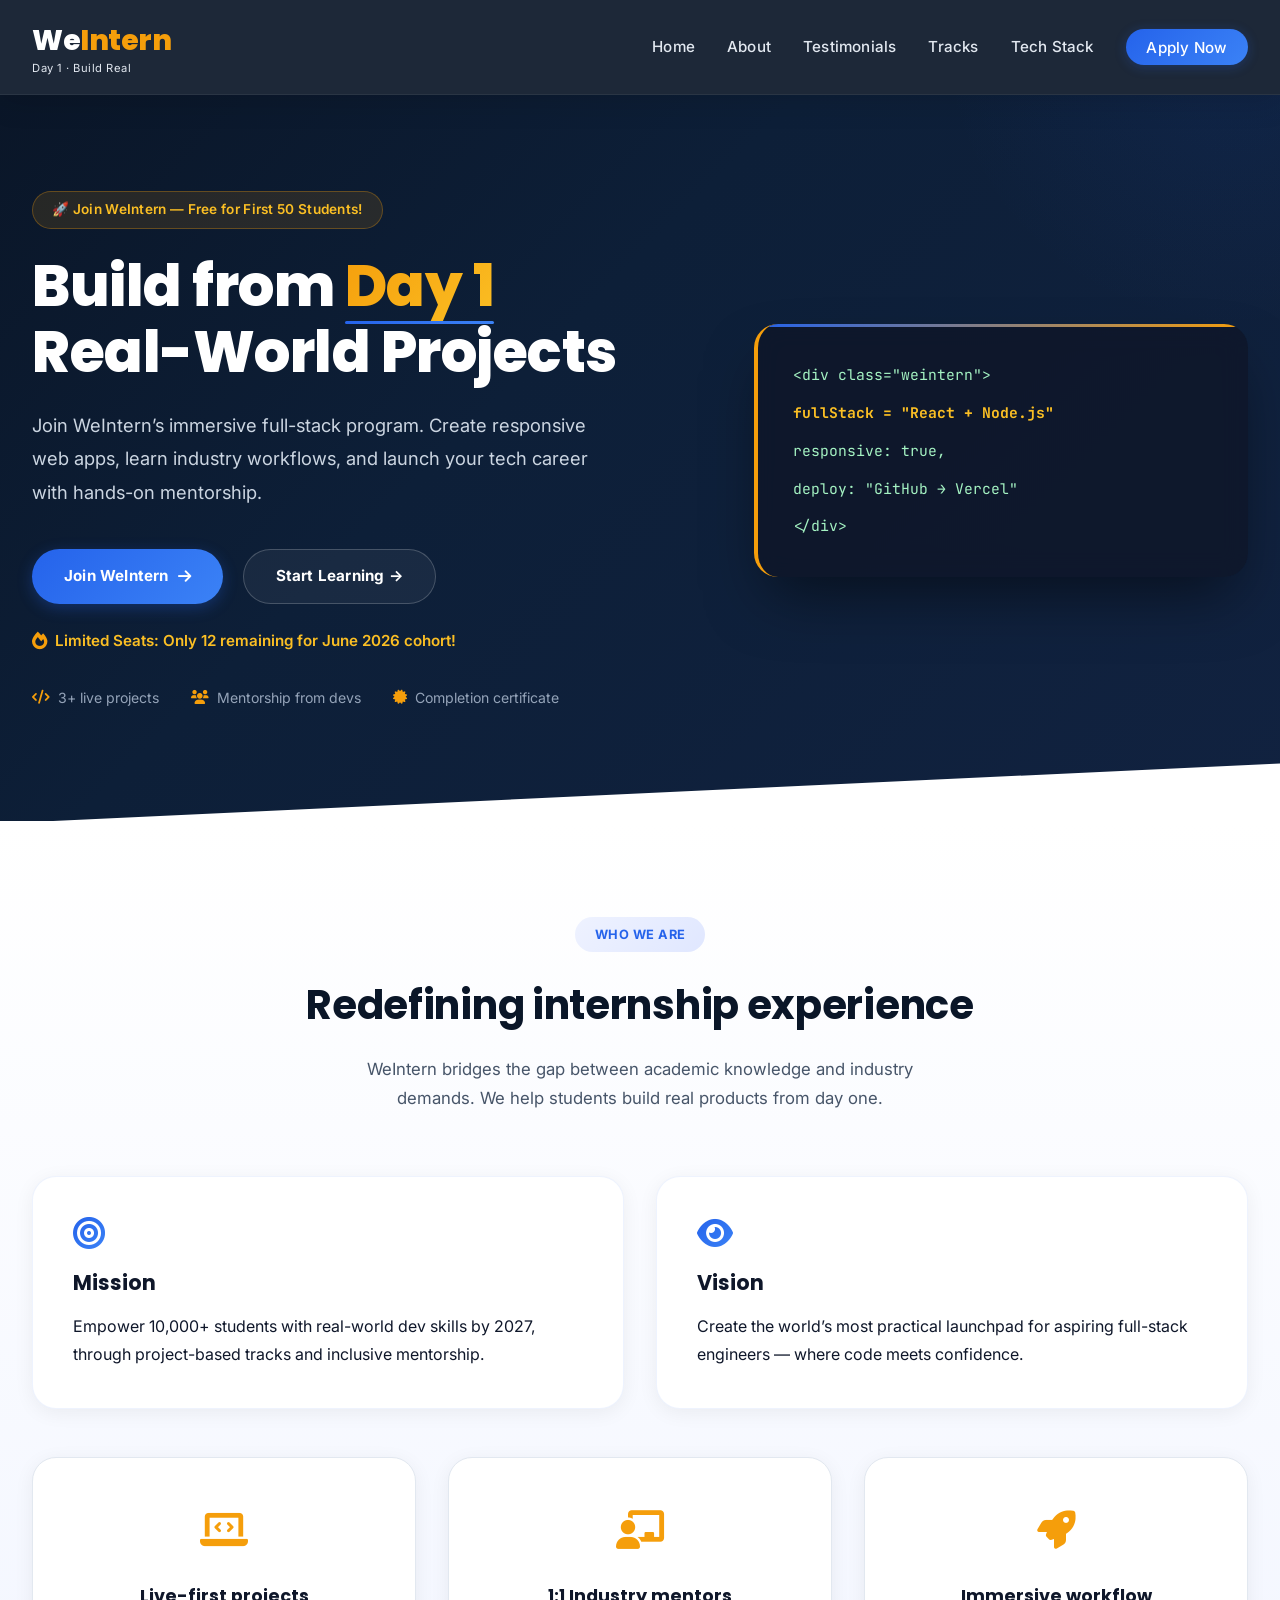
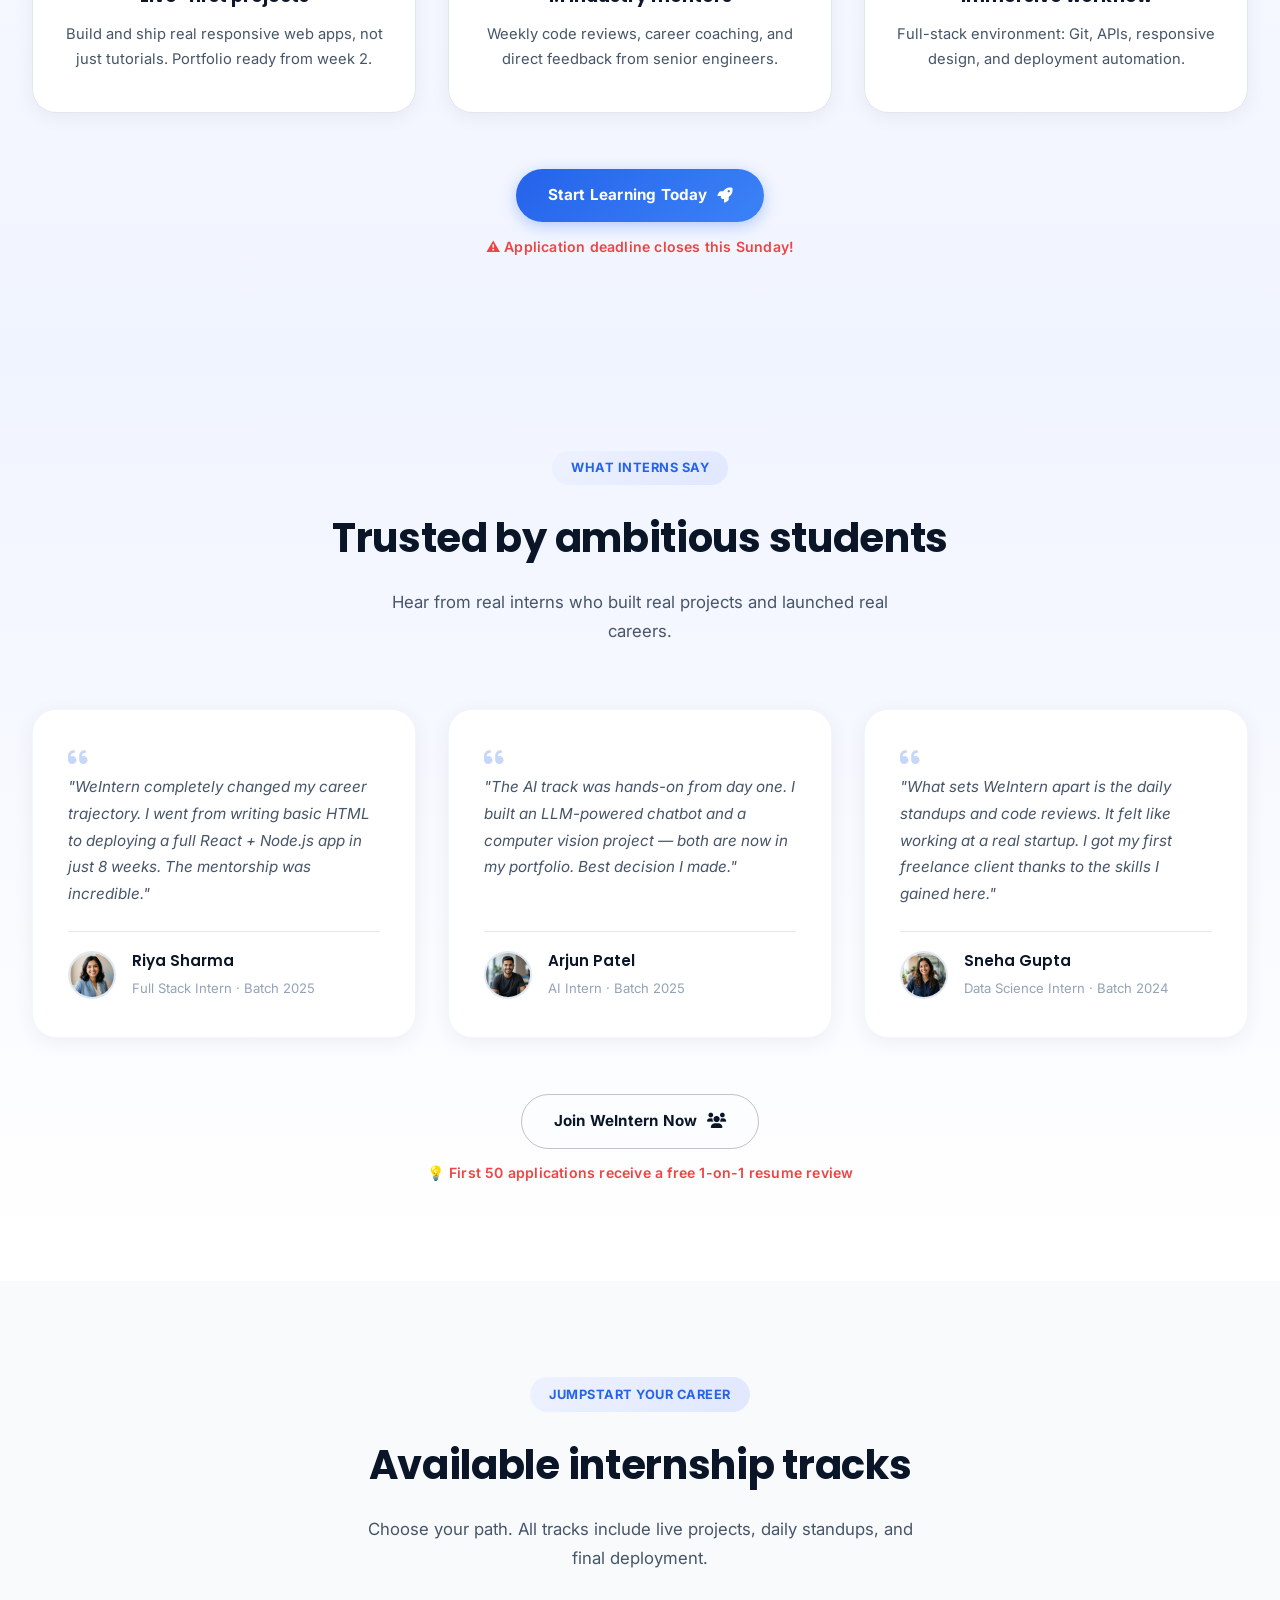
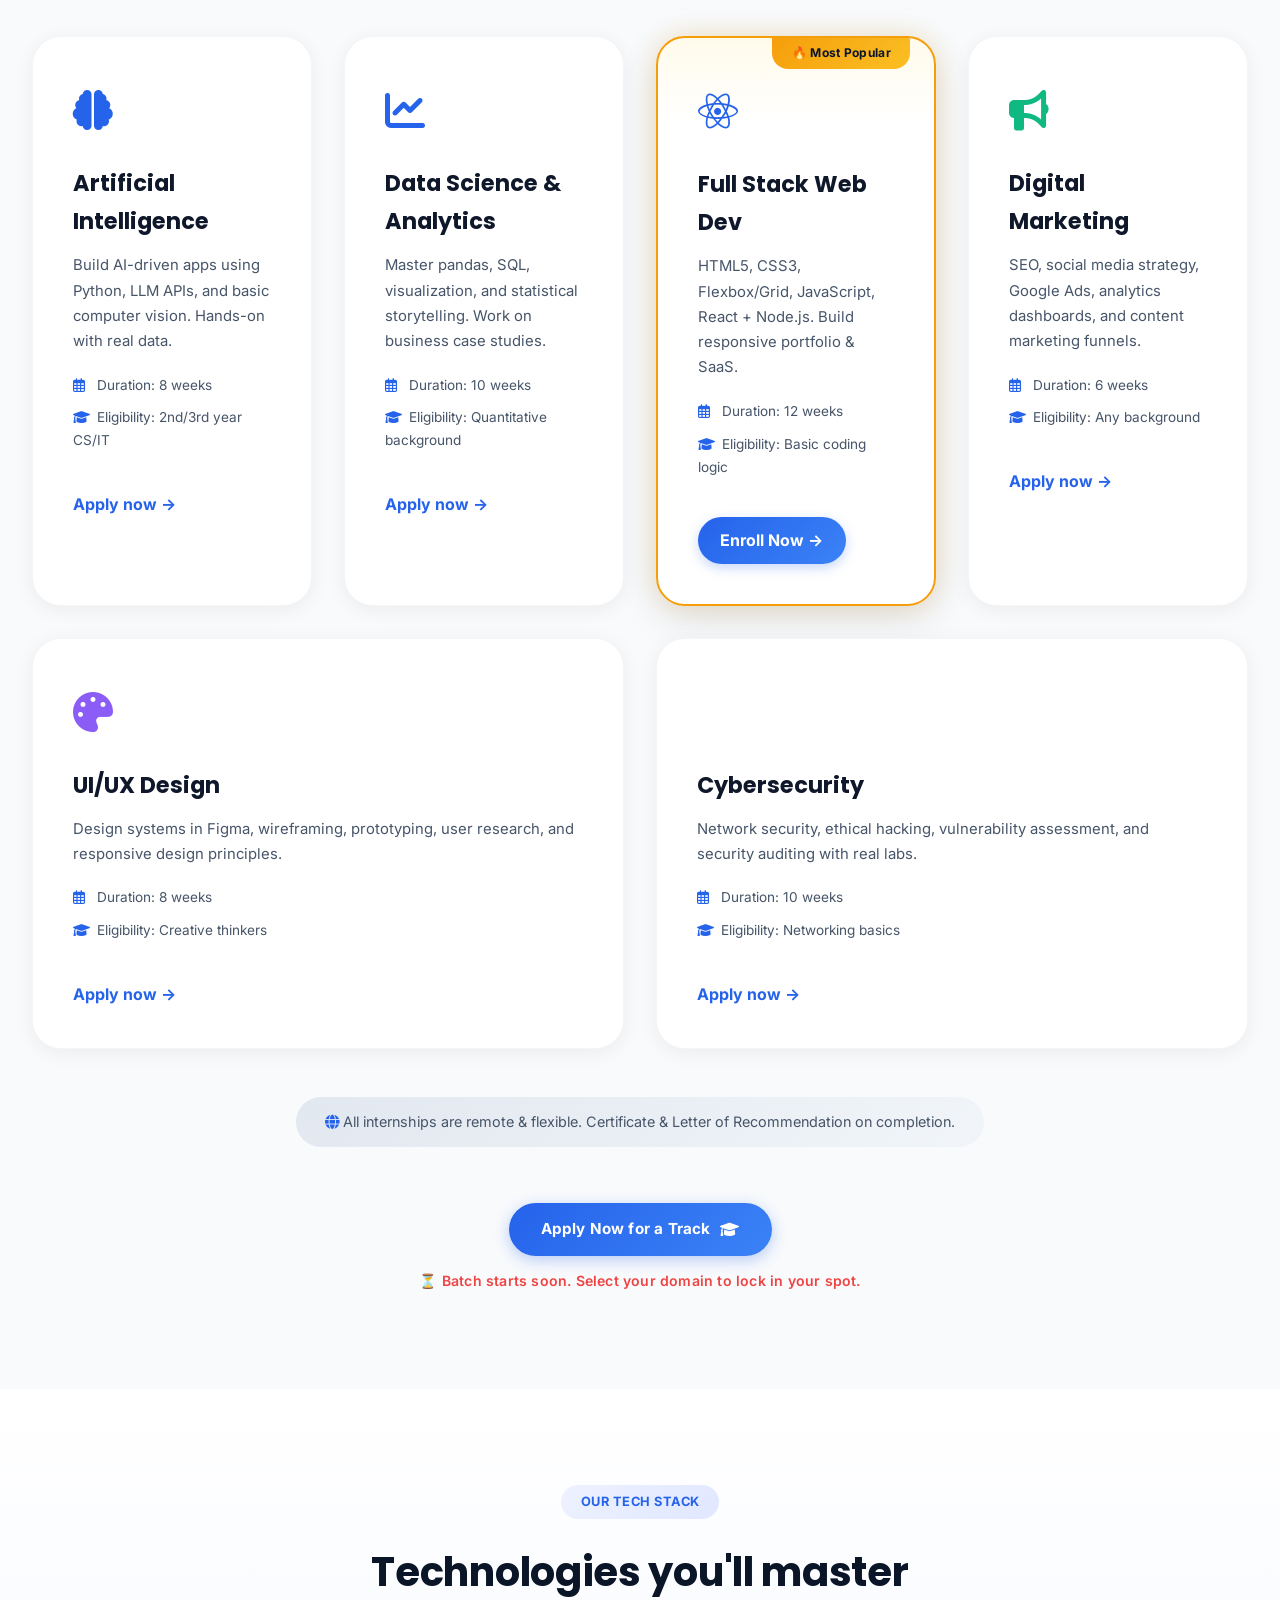
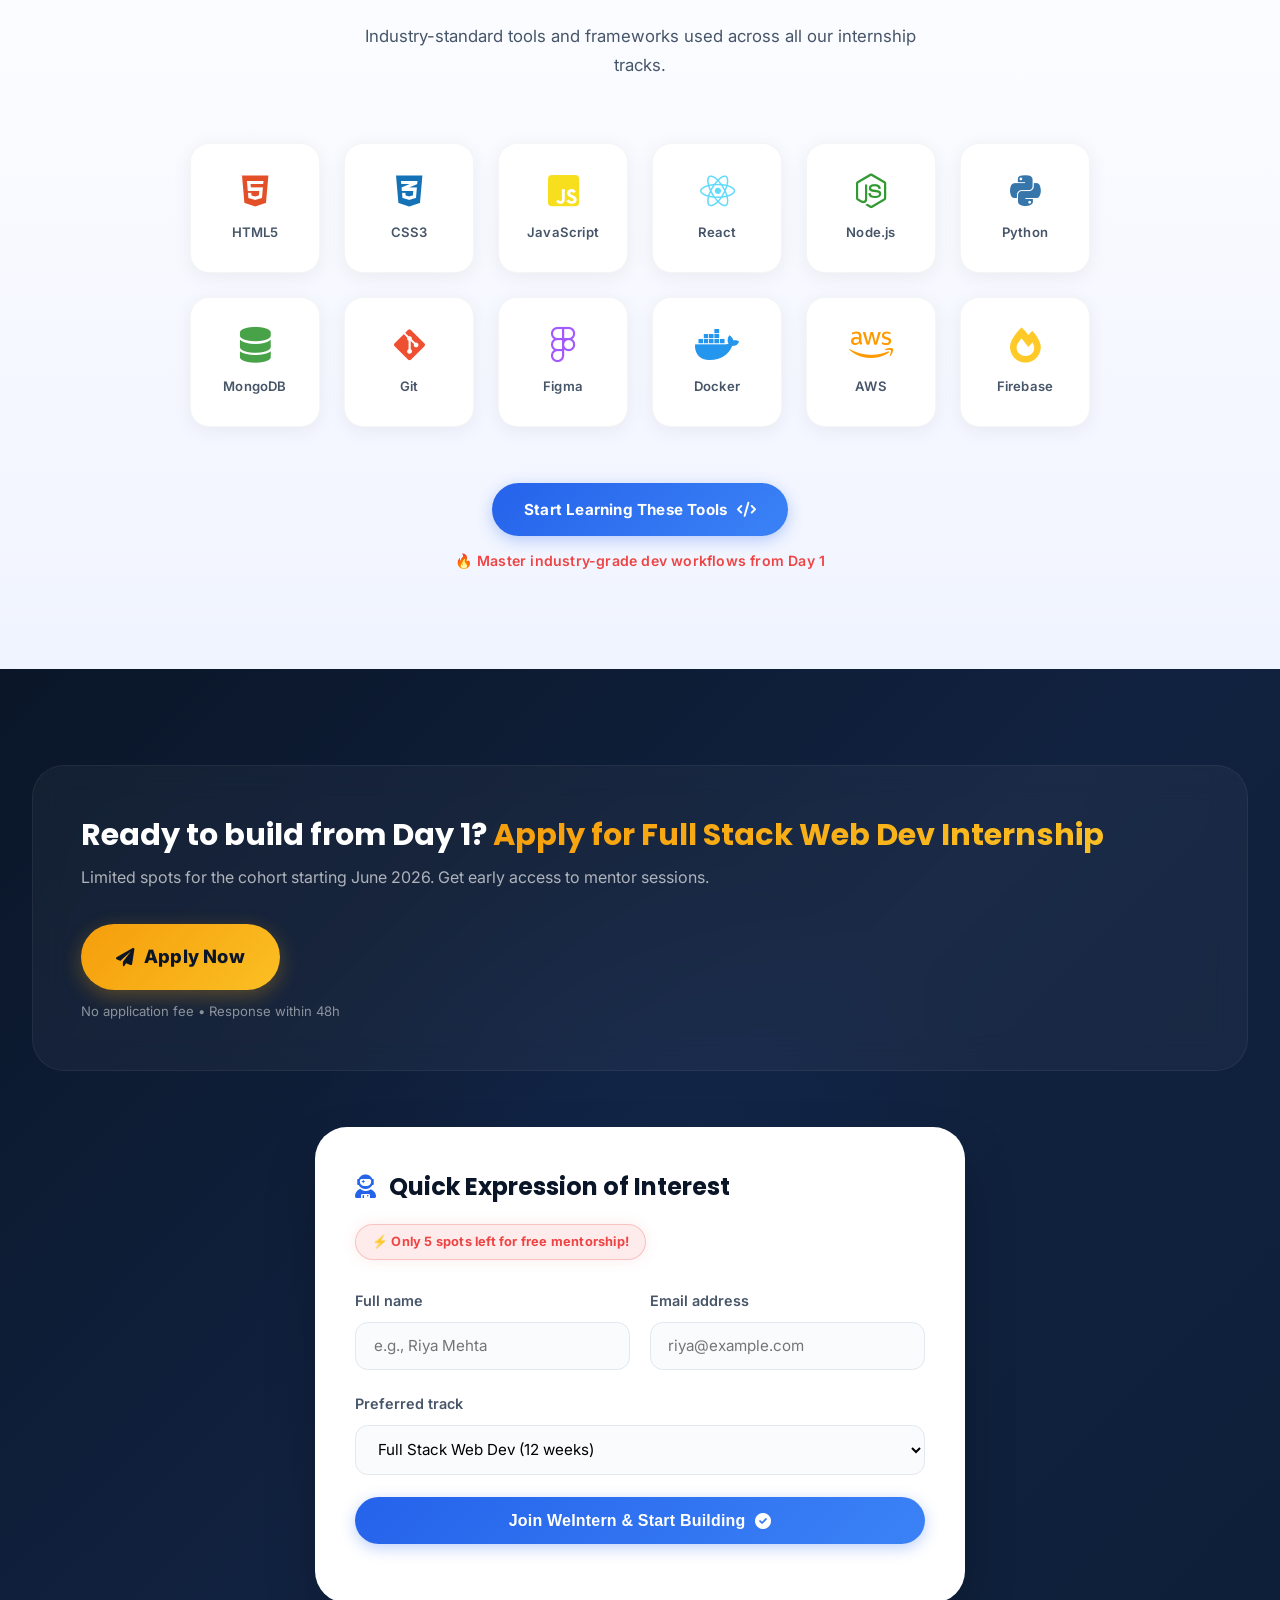
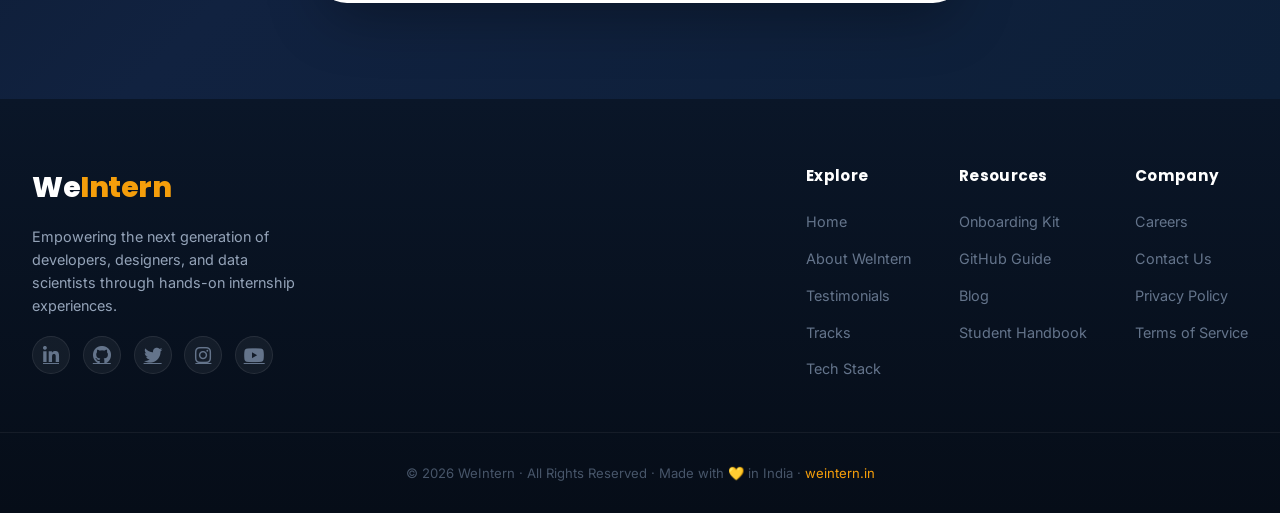
<file: Track_Day 2/index.html>
<!DOCTYPE html>
<html lang="en">
<head>
  <meta charset="UTF-8">
  <meta name="viewport" content="width=device-width, initial-scale=1.0, viewport-fit=cover">
  <meta name="description" content="WeIntern - Build real-world projects from Day 1. Join our immersive full-stack web development internship with mentorship, live projects, and career support.">
  <title>WeIntern | Day 1 Onboarding & Full Stack Internship</title>
  <!-- Google Fonts: Inter + Poppins + JetBrains Mono -->
  <link href="https://fonts.googleapis.com/css2?family=Inter:opsz,wght@14..32,300;14..32,400;14..32,600;14..32,700;14..32,800&family=JetBrains+Mono:wght@400;500&family=Poppins:wght@500;600;700;800&display=swap" rel="stylesheet">
  <!-- Font Awesome 6 (free icons for value cards) -->
  <link rel="stylesheet" href="https://cdnjs.cloudflare.com/ajax/libs/font-awesome/6.0.0-beta3/css/all.min.css">
  <link rel="stylesheet" href="style.css">
</head>
<body>

  <!-- ========== HEADER / NAVIGATION ========== -->
  <header class="site-header">
    <div class="container header-container">
      <div class="logo-area">
        <a href="#" class="logo">We<span>Intern</span></a>
        <p class="tagline-sm">Day 1 · Build Real</p>
      </div>
      <nav class="main-nav" aria-label="Primary navigation">
        <ul>
          <li><a href="#hero">Home</a></li>
          <li><a href="#about">About</a></li>
          <li><a href="#testimonials">Testimonials</a></li>
          <li><a href="#internships">Tracks</a></li>
          <li><a href="#techstack">Tech Stack</a></li>
          <li><a href="#apply-cta" class="nav-apply">Apply Now</a></li>
        </ul>
      </nav>
      <button class="mobile-menu-toggle" id="mobileToggle" aria-label="Menu">
        <i class="fas fa-bars"></i>
      </button>
    </div>
  </header>

  <main>
    <!-- 1. HERO SECTION with CTA button -->
    <section id="hero" class="hero-section">
      <div class="container hero-grid">
        <div class="hero-content">
          <div class="hero-badge">🚀 Join WeIntern — Free for First 50 Students!</div>
          <h1 class="hero-title">Build from <span class="highlight">Day 1</span><br>Real-World Projects</h1>
          <p class="hero-desc">Join WeIntern’s immersive full-stack program. Create responsive web apps, learn industry workflows, and launch your tech career with hands-on mentorship.</p>
          <div class="hero-buttons">
            <a href="#apply-cta" class="btn btn-primary cta-btn" id="heroApplyBtn">Join WeIntern <i class="fas fa-arrow-right"></i></a>
            <a href="#internships" class="btn btn-outline cta-btn">Start Learning →</a>
          </div>
          <p class="cta-urgency-badge"><i class="fas fa-fire"></i> Limited Seats: Only 12 remaining for June 2026 cohort!</p>
          <div class="hero-stats">
            <span><i class="fas fa-code"></i> 3+ live projects</span>
            <span><i class="fas fa-users"></i> Mentorship from devs</span>
            <span><i class="fas fa-certificate"></i> Completion certificate</span>
          </div>
        </div>
        <div class="hero-visual">
          <div class="code-card">
            <div class="code-line">&lt;div class="weintern"&gt;</div>
            <div class="code-line highlight-code">  fullStack = "React + Node.js"</div>
            <div class="code-line">  responsive: true,</div>
            <div class="code-line">  deploy: "GitHub → Vercel"</div>
            <div class="code-line">&lt;/div&gt;</div>
          </div>
        </div>
      </div>
      <div class="hero-wave"></div>
    </section>

    <!-- 2. ABOUT SECTION (Mission, Vision, Key value proposition cards) -->
    <section id="about" class="about-section">
      <div class="container animate-on-scroll">
        <div class="section-header">
          <span class="section-tag">Who we are</span>
          <h2>Redefining internship experience</h2>
          <p>WeIntern bridges the gap between academic knowledge and industry demands. We help students build real products from day one.</p>
        </div>
        <div class="about-grid">
          <div class="about-mission-vision">
            <div class="mission-card">
              <i class="fas fa-bullseye"></i>
              <h3>Mission</h3>
              <p>Empower 10,000+ students with real-world dev skills by 2027, through project-based tracks and inclusive mentorship.</p>
            </div>
            <div class="vision-card">
              <i class="fas fa-eye"></i>
              <h3>Vision</h3>
              <p>Create the world’s most practical launchpad for aspiring full-stack engineers — where code meets confidence.</p>
            </div>
          </div>
          <!-- Value proposition cards (3 cards) -->
          <div class="value-cards">
            <div class="value-card">
              <div class="value-icon"><i class="fas fa-laptop-code"></i></div>
              <h4>Live-first projects</h4>
              <p>Build and ship real responsive web apps, not just tutorials. Portfolio ready from week 2.</p>
            </div>
            <div class="value-card">
              <div class="value-icon"><i class="fas fa-chalkboard-user"></i></div>
              <h4>1:1 Industry mentors</h4>
              <p>Weekly code reviews, career coaching, and direct feedback from senior engineers.</p>
            </div>
            <div class="value-card">
              <div class="value-icon"><i class="fas fa-rocket"></i></div>
              <h4>Immersive workflow</h4>
              <p>Full-stack environment: Git, APIs, responsive design, and deployment automation.</p>
            </div>
          </div>
        </div>
        <div class="section-cta">
          <a href="#apply-cta" class="btn btn-primary cta-btn">Start Learning Today <i class="fas fa-rocket"></i></a>
          <p class="cta-urgency-subtext">⚠️ Application deadline closes this Sunday!</p>
        </div>
      </div>
    </section>

    <!-- 3. TESTIMONIALS SECTION -->
    <section id="testimonials" class="testimonials-section">
      <div class="container animate-on-scroll">
        <div class="section-header">
          <span class="section-tag">What interns say</span>
          <h2>Trusted by ambitious students</h2>
          <p>Hear from real interns who built real projects and launched real careers.</p>
        </div>
        <div class="testimonials-grid">
          <!-- Testimonial 1 -->
          <div class="testimonial-card">
            <div class="testimonial-quote">
              <i class="fas fa-quote-left quote-icon"></i>
              <p>"WeIntern completely changed my career trajectory. I went from writing basic HTML to deploying a full React + Node.js app in just 8 weeks. The mentorship was incredible."</p>
            </div>
            <div class="testimonial-author">
              <img src="assets/avatar-riya.png" alt="Riya Sharma" class="testimonial-avatar">
              <div>
                <h4>Riya Sharma</h4>
                <span>Full Stack Intern · Batch 2025</span>
              </div>
            </div>
          </div>
          <!-- Testimonial 2 -->
          <div class="testimonial-card">
            <div class="testimonial-quote">
              <i class="fas fa-quote-left quote-icon"></i>
              <p>"The AI track was hands-on from day one. I built an LLM-powered chatbot and a computer vision project — both are now in my portfolio. Best decision I made."</p>
            </div>
            <div class="testimonial-author">
              <img src="assets/avatar-arjun.png" alt="Arjun Patel" class="testimonial-avatar">
              <div>
                <h4>Arjun Patel</h4>
                <span>AI Intern · Batch 2025</span>
              </div>
            </div>
          </div>
          <!-- Testimonial 3 -->
          <div class="testimonial-card">
            <div class="testimonial-quote">
              <i class="fas fa-quote-left quote-icon"></i>
              <p>"What sets WeIntern apart is the daily standups and code reviews. It felt like working at a real startup. I got my first freelance client thanks to the skills I gained here."</p>
            </div>
            <div class="testimonial-author">
              <img src="assets/avatar-sneha.png" alt="Sneha Gupta" class="testimonial-avatar">
              <div>
                <h4>Sneha Gupta</h4>
                <span>Data Science Intern · Batch 2024</span>
              </div>
            </div>
          </div>
        </div>
        <div class="section-cta">
          <a href="#apply-cta" class="btn btn-outline cta-btn">Join WeIntern Now <i class="fas fa-users"></i></a>
          <p class="cta-urgency-subtext">💡 First 50 applications receive a free 1-on-1 resume review</p>
        </div>
      </div>
    </section>

    <!-- 4. INTERNSHIP SECTION — 6 Domain Cards -->
    <section id="internships" class="internships-section">
      <div class="container animate-on-scroll">
        <div class="section-header dark-header">
          <span class="section-tag light-tag">Jumpstart your career</span>
          <h2>Available internship tracks</h2>
          <p>Choose your path. All tracks include live projects, daily standups, and final deployment.</p>
        </div>
        <div class="tracks-grid">
          <!-- Track 1: AI -->
          <div class="track-card">
            <div class="track-icon"><i class="fas fa-brain"></i></div>
            <h3>Artificial Intelligence</h3>
            <p class="track-desc">Build AI-driven apps using Python, LLM APIs, and basic computer vision. Hands-on with real data.</p>
            <div class="track-details">
              <span><i class="far fa-calendar-alt"></i> Duration: 8 weeks</span>
              <span><i class="fas fa-graduation-cap"></i> Eligibility: 2nd/3rd year CS/IT</span>
            </div>
            <a href="#apply-cta" class="track-apply">Apply now →</a>
          </div>
          <!-- Track 2: Data Science -->
          <div class="track-card">
            <div class="track-icon"><i class="fas fa-chart-line"></i></div>
            <h3>Data Science & Analytics</h3>
            <p class="track-desc">Master pandas, SQL, visualization, and statistical storytelling. Work on business case studies.</p>
            <div class="track-details">
              <span><i class="far fa-calendar-alt"></i> Duration: 10 weeks</span>
              <span><i class="fas fa-graduation-cap"></i> Eligibility: Quantitative background</span>
            </div>
            <a href="#apply-cta" class="track-apply">Apply now →</a>
          </div>
          <!-- Track 3: Web Dev (Full Stack) — Featured -->
          <div class="track-card featured-track">
            <div class="popular-badge">🔥 Most Popular</div>
            <div class="track-icon"><i class="fab fa-react"></i></div>
            <h3>Full Stack Web Dev</h3>
            <p class="track-desc">HTML5, CSS3, Flexbox/Grid, JavaScript, React + Node.js. Build responsive portfolio & SaaS.</p>
            <div class="track-details">
              <span><i class="far fa-calendar-alt"></i> Duration: 12 weeks</span>
              <span><i class="fas fa-graduation-cap"></i> Eligibility: Basic coding logic</span>
            </div>
            <a href="#apply-cta" class="track-apply primary-apply">Enroll Now →</a>
          </div>
          <!-- Track 4: Digital Marketing -->
          <div class="track-card">
            <div class="track-icon" style="color: #10b981;"><i class="fas fa-bullhorn"></i></div>
            <h3>Digital Marketing</h3>
            <p class="track-desc">SEO, social media strategy, Google Ads, analytics dashboards, and content marketing funnels.</p>
            <div class="track-details">
              <span><i class="far fa-calendar-alt"></i> Duration: 6 weeks</span>
              <span><i class="fas fa-graduation-cap"></i> Eligibility: Any background</span>
            </div>
            <a href="#apply-cta" class="track-apply">Apply now →</a>
          </div>
          <!-- Track 5: UI/UX Design -->
          <div class="track-card">
            <div class="track-icon" style="color: #8b5cf6;"><i class="fas fa-palette"></i></div>
            <h3>UI/UX Design</h3>
            <p class="track-desc">Design systems in Figma, wireframing, prototyping, user research, and responsive design principles.</p>
            <div class="track-details">
              <span><i class="far fa-calendar-alt"></i> Duration: 8 weeks</span>
              <span><i class="fas fa-graduation-cap"></i> Eligibility: Creative thinkers</span>
            </div>
            <a href="#apply-cta" class="track-apply">Apply now →</a>
          </div>
          <!-- Track 6: Cybersecurity -->
          <div class="track-card">
            <div class="track-icon" style="color: #ef4444;"><i class="fas fa-shield-halved"></i></div>
            <h3>Cybersecurity</h3>
            <p class="track-desc">Network security, ethical hacking, vulnerability assessment, and security auditing with real labs.</p>
            <div class="track-details">
              <span><i class="far fa-calendar-alt"></i> Duration: 10 weeks</span>
              <span><i class="fas fa-graduation-cap"></i> Eligibility: Networking basics</span>
            </div>
            <a href="#apply-cta" class="track-apply">Apply now →</a>
          </div>
        </div>
        <div class="internship-footnote">
          <p><i class="fas fa-globe"></i> All internships are remote & flexible. Certificate & Letter of Recommendation on completion.</p>
        </div>
        <div class="section-cta">
          <a href="#apply-cta" class="btn btn-primary cta-btn">Apply Now for a Track <i class="fas fa-graduation-cap"></i></a>
          <p class="cta-urgency-subtext">⏳ Batch starts soon. Select your domain to lock in your spot.</p>
        </div>
      </div>
    </section>

    <!-- 5. TECH STACK / SKILLS SECTION -->
    <section id="techstack" class="techstack-section">
      <div class="container animate-on-scroll">
        <div class="section-header">
          <span class="section-tag">Our tech stack</span>
          <h2>Technologies you'll master</h2>
          <p>Industry-standard tools and frameworks used across all our internship tracks.</p>
        </div>
        <div class="tech-grid">
          <div class="tech-item">
            <i class="fab fa-html5"></i>
            <span>HTML5</span>
          </div>
          <div class="tech-item">
            <i class="fab fa-css3-alt"></i>
            <span>CSS3</span>
          </div>
          <div class="tech-item">
            <i class="fab fa-js-square"></i>
            <span>JavaScript</span>
          </div>
          <div class="tech-item">
            <i class="fab fa-react"></i>
            <span>React</span>
          </div>
          <div class="tech-item">
            <i class="fab fa-node-js"></i>
            <span>Node.js</span>
          </div>
          <div class="tech-item">
            <i class="fab fa-python"></i>
            <span>Python</span>
          </div>
          <div class="tech-item">
            <i class="fas fa-database"></i>
            <span>MongoDB</span>
          </div>
          <div class="tech-item">
            <i class="fab fa-git-alt"></i>
            <span>Git</span>
          </div>
          <div class="tech-item">
            <i class="fab fa-figma"></i>
            <span>Figma</span>
          </div>
          <div class="tech-item">
            <i class="fab fa-docker"></i>
            <span>Docker</span>
          </div>
          <div class="tech-item">
            <i class="fab fa-aws"></i>
            <span>AWS</span>
          </div>
          <div class="tech-item">
            <i class="fas fa-fire"></i>
            <span>Firebase</span>
          </div>
        </div>
        <div class="section-cta">
          <a href="#apply-cta" class="btn btn-primary cta-btn">Start Learning These Tools <i class="fas fa-code"></i></a>
          <p class="cta-urgency-subtext">🔥 Master industry-grade dev workflows from Day 1</p>
        </div>
      </div>
    </section>

    <!-- 4. CTA BANNER / APPLICATION FORM SECTION (Apply Now bold button + simple form) -->
    <section id="apply-cta" class="cta-application-section">
      <div class="container cta-container animate-on-scroll">
        <div class="cta-banner">
          <div class="cta-text">
            <h2>Ready to build from Day 1? <span>Apply for Full Stack Web Dev Internship</span></h2>
            <p>Limited spots for the cohort starting June 2026. Get early access to mentor sessions.</p>
          </div>
          <div class="cta-button-wrapper">
            <a href="#" class="btn btn-giant cta-btn" id="mainApplyNowBtn"><i class="fas fa-paper-plane"></i> Apply Now</a>
            <p class="micro-note">No application fee • Response within 48h</p>
          </div>
        </div>
        <!-- Simple form for demonstration (onboarding) -->
        <div class="application-card" id="applicationFormCard">
          <div class="form-header-wrapper">
            <h3><i class="fas fa-user-astronaut"></i> Quick Expression of Interest</h3>
            <span class="form-urgency">⚡ Only 5 spots left for free mentorship!</span>
          </div>
          <form id="internApplyForm">
            <div class="form-row">
              <div class="form-group">
                <label>Full name</label>
                <input type="text" placeholder="e.g., Riya Mehta" required id="applicantName">
              </div>
              <div class="form-group">
                <label>Email address</label>
                <input type="email" placeholder="riya@example.com" required id="applicantEmail">
              </div>
            </div>
            <div class="form-group">
              <label>Preferred track</label>
              <select id="trackSelect">
                <option value="Full Stack Web Dev">Full Stack Web Dev (12 weeks)</option>
                <option value="Data Science">Data Science (10 weeks)</option>
                <option value="Artificial Intelligence">Artificial Intelligence (8 weeks)</option>
                <option value="Digital Marketing">Digital Marketing (6 weeks)</option>
                <option value="UI/UX Design">UI/UX Design (8 weeks)</option>
                <option value="Cybersecurity">Cybersecurity (10 weeks)</option>
              </select>
            </div>
            <button type="submit" class="btn btn-primary submit-app-btn">Join WeIntern & Start Building <i class="fas fa-check-circle"></i></button>
            <p id="formFeedback" class="form-feedback"></p>
          </form>
        </div>
      </div>
    </section>
  </main>

  <!-- FOOTER -->
  <footer class="site-footer">
    <div class="container footer-container">
      <div class="footer-brand">
        <div class="logo footer-logo">We<span>Intern</span></div>
        <p>Empowering the next generation of developers, designers, and data scientists through hands-on internship experiences.</p>
        <div class="footer-social">
          <a href="#" aria-label="LinkedIn"><i class="fab fa-linkedin-in"></i></a>
          <a href="#" aria-label="GitHub"><i class="fab fa-github"></i></a>
          <a href="#" aria-label="Twitter"><i class="fab fa-twitter"></i></a>
          <a href="#" aria-label="Instagram"><i class="fab fa-instagram"></i></a>
          <a href="#" aria-label="YouTube"><i class="fab fa-youtube"></i></a>
        </div>
      </div>
      <div class="footer-links">
        <div class="link-group">
          <h4>Explore</h4>
          <ul>
            <li><a href="#hero">Home</a></li>
            <li><a href="#about">About WeIntern</a></li>
            <li><a href="#testimonials">Testimonials</a></li>
            <li><a href="#internships">Tracks</a></li>
            <li><a href="#techstack">Tech Stack</a></li>
          </ul>
        </div>
        <div class="link-group">
          <h4>Resources</h4>
          <ul>
            <li><a href="#">Onboarding Kit</a></li>
            <li><a href="#">GitHub Guide</a></li>
            <li><a href="#">Blog</a></li>
            <li><a href="#">Student Handbook</a></li>
          </ul>
        </div>
        <div class="link-group">
          <h4>Company</h4>
          <ul>
            <li><a href="#">Careers</a></li>
            <li><a href="#">Contact Us</a></li>
            <li><a href="#">Privacy Policy</a></li>
            <li><a href="#">Terms of Service</a></li>
          </ul>
        </div>
      </div>
    </div>
    <div class="footer-bottom">
      <p>© 2026 WeIntern · All Rights Reserved · Made with 💛 in India · <a href="#">weintern.in</a></p>
    </div>
  </footer>

  <script src="script.js"></script>
  <!-- inline JS for immediate interactive behavior (also separate file is linked) -->
</body>
</html>
</file>
<file: Track_Day 2/style.css>
/* style.css - WeIntern Premium Design System */
* {
  margin: 0;
  padding: 0;
  box-sizing: border-box;
}

:root {
  --navy: #0A1628;
  --blue: #2563EB;
  --blue-light: #3b82f6;
  --blue-glow: rgba(37,99,235,0.35);
  --gold: #F59E0B;
  --gold-light: #fbbf24;
  --gold-glow: rgba(245,158,11,0.3);
  --white: #ffffff;
  --off-white: #f8fafc;
  --surface: #f1f5f9;
  --gray-light: #e2e8f0;
  --gray-medium: #94a3b8;
  --dark-bg: #0f172a;
  --text-primary: #0f172a;
  --text-secondary: #475569;
  --shadow-sm: 0 4px 20px rgba(0,0,0,0.06);
  --shadow-md: 0 12px 40px rgba(0,0,0,0.1);
  --shadow-lg: 0 25px 60px -12px rgba(0,0,0,0.15);
  --shadow-glow-blue: 0 0 30px rgba(37,99,235,0.2);
  --shadow-glow-gold: 0 0 30px rgba(245,158,11,0.2);
  --border-radius: 2rem;
  --ease-smooth: cubic-bezier(0.4, 0, 0.2, 1);
  --ease-bounce: cubic-bezier(0.34, 1.56, 0.64, 1);
}

html {
  scroll-behavior: smooth;
}

body {
  font-family: 'Inter', sans-serif;
  background-color: var(--white);
  color: var(--text-primary);
  line-height: 1.7;
  -webkit-font-smoothing: antialiased;
  -moz-osx-font-smoothing: grayscale;
  overflow-x: hidden;
}

section {
  scroll-margin-top: 70px;
}

/* Scroll-triggered entrance animation */
.animate-on-scroll {
  opacity: 0;
  transform: translateY(40px);
  transition: opacity 0.8s var(--ease-smooth), transform 0.8s var(--ease-smooth);
}
.animate-on-scroll.is-visible {
  opacity: 1;
  transform: translateY(0);
}

@keyframes fadeInUp {
  from { opacity: 0; transform: translateY(30px); }
  to { opacity: 1; transform: translateY(0); }
}
@keyframes shimmer {
  0% { background-position: -200% 0; }
  100% { background-position: 200% 0; }
}
@keyframes float {
  0%, 100% { transform: translateY(0); }
  50% { transform: translateY(-12px); }
}
@keyframes pulse-glow {
  0%, 100% { box-shadow: 0 0 20px rgba(37,99,235,0.3); }
  50% { box-shadow: 0 0 40px rgba(37,99,235,0.5); }
}
@keyframes typing-cursor {
  0%, 100% { border-right-color: var(--gold); }
  50% { border-right-color: transparent; }
}

.container {
  max-width: 1280px;
  margin: 0 auto;
  padding: 0 2rem;
}

/* Header & Navigation */
.site-header {
  background: rgba(10, 22, 40, 0.92);
  backdrop-filter: blur(16px);
  -webkit-backdrop-filter: blur(16px);
  position: sticky;
  top: 0;
  z-index: 100;
  padding: 1rem 0;
  border-bottom: 1px solid rgba(255,255,255,0.06);
  box-shadow: 0 4px 30px rgba(0,0,0,0.15);
  transition: all 0.4s var(--ease-smooth);
}

.header-container {
  display: flex;
  justify-content: space-between;
  align-items: center;
}

.logo {
  font-family: 'Poppins', sans-serif;
  font-size: 1.8rem;
  font-weight: 800;
  color: white;
  text-decoration: none;
  letter-spacing: -0.5px;
}

.logo span {
  color: var(--gold);
}

.tagline-sm {
  font-size: 0.7rem;
  color: var(--gray-light);
  letter-spacing: 0.5px;
  margin-top: -6px;
}

.main-nav ul {
  display: flex;
  gap: 2rem;
  list-style: none;
}

.main-nav a {
  color: #e2e8f0;
  text-decoration: none;
  font-weight: 500;
  transition: color 0.35s var(--ease-smooth);
  font-size: 0.95rem;
  letter-spacing: 0.2px;
  position: relative;
}

.main-nav a::after {
  content: '';
  position: absolute;
  bottom: -4px;
  left: 0;
  width: 0;
  height: 2px;
  background: var(--gold);
  transition: width 0.35s var(--ease-smooth);
}
.main-nav a:hover {
  color: var(--gold);
}
.main-nav a:hover::after {
  width: 100%;
}

.nav-apply {
  background: linear-gradient(135deg, var(--blue), var(--blue-light));
  padding: 0.55rem 1.3rem;
  border-radius: 2rem;
  color: #fff !important;
  transition: all 0.35s var(--ease-smooth);
  box-shadow: 0 2px 12px rgba(37,99,235,0.25);
}
.nav-apply::after { display: none; }
.nav-apply:hover {
  transform: translateY(-2px);
  box-shadow: 0 6px 24px rgba(37,99,235,0.4);
}

.mobile-menu-toggle {
  display: none;
  background: none;
  border: none;
  color: white;
  font-size: 1.5rem;
  cursor: pointer;
}

/* Hero Section */
.hero-section {
  background: linear-gradient(135deg, #0A1628 0%, #0d1f38 40%, #112240 100%);
  padding: 6rem 0 7rem;
  position: relative;
  color: white;
  overflow: hidden;
}
.hero-section::before {
  content: '';
  position: absolute;
  top: -50%;
  right: -20%;
  width: 600px;
  height: 600px;
  background: radial-gradient(circle, rgba(37,99,235,0.08) 0%, transparent 70%);
  pointer-events: none;
}

.hero-grid {
  display: flex;
  align-items: center;
  gap: 4rem;
  flex-wrap: wrap;
}

.hero-content {
  flex: 1.2;
}

.hero-badge {
  background: rgba(245, 158, 11, 0.12);
  border: 1px solid rgba(245,158,11,0.3);
  display: inline-block;
  padding: 0.4rem 1.2rem;
  border-radius: 2rem;
  font-size: 0.85rem;
  font-weight: 600;
  color: var(--gold-light);
  margin-bottom: 1.5rem;
  letter-spacing: 0.3px;
  animation: fadeInUp 0.6s var(--ease-smooth) both;
}

.hero-title {
  font-size: 3.6rem;
  font-weight: 800;
  font-family: 'Poppins', sans-serif;
  line-height: 1.15;
  margin-bottom: 1.5rem;
  letter-spacing: -0.5px;
  animation: fadeInUp 0.6s var(--ease-smooth) 0.1s both;
}

.highlight {
  background: linear-gradient(135deg, var(--gold), var(--gold-light));
  -webkit-background-clip: text;
  -webkit-text-fill-color: transparent;
  background-clip: text;
  border-bottom: none;
  position: relative;
}
.highlight::after {
  content: '';
  position: absolute;
  bottom: 2px;
  left: 0;
  width: 100%;
  height: 3px;
  background: linear-gradient(90deg, var(--blue), var(--blue-light));
  border-radius: 2px;
}

.hero-desc {
  font-size: 1.15rem;
  color: #cbd5e1;
  margin-bottom: 2.5rem;
  max-width: 85%;
  line-height: 1.8;
  animation: fadeInUp 0.6s var(--ease-smooth) 0.2s both;
}

.hero-buttons {
  display: flex;
  gap: 1.2rem;
  flex-wrap: wrap;
  margin-bottom: 2.5rem;
  animation: fadeInUp 0.6s var(--ease-smooth) 0.3s both;
}

.btn {
  display: inline-flex;
  align-items: center;
  gap: 0.6rem;
  padding: 0.85rem 2rem;
  border-radius: 3rem;
  font-weight: 700;
  font-size: 0.95rem;
  text-decoration: none;
  transition: all 0.4s var(--ease-smooth);
  cursor: pointer;
  letter-spacing: 0.2px;
}

.btn-primary {
  background: linear-gradient(135deg, var(--blue), var(--blue-light));
  color: white;
  border: none;
  box-shadow: 0 4px 15px rgba(37,99,235,0.3);
}

.btn-primary:hover {
  transform: translateY(-3px);
  box-shadow: 0 12px 30px -5px rgba(37,99,235,0.5);
}
.btn-primary:active {
  transform: translateY(0);
}

.btn-outline {
  background: rgba(255,255,255,0.05);
  border: 1px solid rgba(255,255,255,0.2);
  color: white;
  backdrop-filter: blur(4px);
}

.btn-outline:hover {
  border-color: var(--gold);
  background: rgba(245,158,11,0.12);
  transform: translateY(-2px);
  box-shadow: var(--shadow-glow-gold);
}

.hero-stats {
  display: flex;
  gap: 2rem;
  font-size: 0.88rem;
  color: #94a3b8;
  animation: fadeInUp 0.6s var(--ease-smooth) 0.4s both;
}

.hero-stats span {
  display: flex;
  align-items: center;
  gap: 0.5rem;
  transition: color 0.3s var(--ease-smooth);
}
.hero-stats span:hover {
  color: #e2e8f0;
}

.hero-stats i {
  color: var(--gold);
}

.hero-visual {
  flex: 0.9;
  animation: float 5s ease-in-out infinite;
}

.code-card {
  background: rgba(15, 23, 42, 0.85);
  backdrop-filter: blur(12px);
  padding: 2rem 2.2rem;
  border-radius: 1.5rem;
  border-left: 4px solid var(--gold);
  font-family: 'JetBrains Mono', 'Fira Code', monospace;
  font-size: 0.92rem;
  box-shadow: 0 30px 60px -15px rgba(0,0,0,0.5);
  position: relative;
  overflow: hidden;
}
.code-card::before {
  content: '';
  position: absolute;
  top: 0;
  left: 0;
  right: 0;
  height: 3px;
  background: linear-gradient(90deg, var(--blue), var(--gold), var(--blue));
  background-size: 200% 100%;
  animation: shimmer 3s linear infinite;
}

.code-line {
  padding: 0.4rem 0;
  color: #a5f3c3;
  transition: transform 0.3s var(--ease-smooth);
}
.code-line:hover {
  transform: translateX(6px);
  color: #d1fae5;
}

.highlight-code {
  color: var(--gold-light);
  font-weight: bold;
}

.hero-wave {
  position: absolute;
  bottom: -2px;
  width: 100%;
  height: 60px;
  background: white;
  clip-path: polygon(0% 100%, 100% 100%, 100% 0%, 0% 100%);
}

/* About Section */
.about-section {
  padding: 6rem 0;
  background: linear-gradient(180deg, var(--white) 0%, #f0f4ff 100%);
}

.section-header {
  text-align: center;
  margin-bottom: 4rem;
}

.section-tag {
  background: linear-gradient(135deg, #eef2ff, #e0e7ff);
  color: var(--blue);
  padding: 0.4rem 1.2rem;
  border-radius: 2rem;
  font-size: 0.8rem;
  font-weight: 700;
  display: inline-block;
  margin-bottom: 1.2rem;
  letter-spacing: 0.5px;
  text-transform: uppercase;
}

.section-header h2 {
  font-family: 'Poppins', sans-serif;
  font-size: 2.5rem;
  font-weight: 700;
  margin-bottom: 1rem;
  color: var(--navy);
  letter-spacing: -0.3px;
}
.section-header p {
  color: var(--text-secondary);
  max-width: 560px;
  margin: 0 auto;
  font-size: 1.05rem;
}

.about-grid {
  display: flex;
  flex-direction: column;
  gap: 3rem;
}

.about-mission-vision {
  display: flex;
  gap: 2rem;
  justify-content: center;
  flex-wrap: wrap;
}

.mission-card, .vision-card {
  background: var(--white);
  flex: 1;
  padding: 2.5rem;
  border-radius: 1.5rem;
  transition: all 0.4s var(--ease-smooth);
  border: 1px solid rgba(37,99,235,0.08);
  box-shadow: var(--shadow-sm);
}
.mission-card:hover, .vision-card:hover {
  transform: translateY(-6px);
  box-shadow: var(--shadow-md);
  border-color: rgba(37,99,235,0.2);
}

.mission-card i, .vision-card i {
  font-size: 2rem;
  background: linear-gradient(135deg, var(--blue), var(--blue-light));
  -webkit-background-clip: text;
  -webkit-text-fill-color: transparent;
  margin-bottom: 1rem;
  display: inline-block;
}
.mission-card h3, .vision-card h3 {
  font-family: 'Poppins', sans-serif;
  font-size: 1.3rem;
  margin-bottom: 0.8rem;
}

.value-cards {
  display: flex;
  gap: 2rem;
  flex-wrap: wrap;
  justify-content: center;
}

.value-card {
  background: white;
  border: 1px solid #e2e8f0;
  flex: 1;
  min-width: 220px;
  padding: 2.5rem 2rem;
  border-radius: 1.5rem;
  text-align: center;
  box-shadow: var(--shadow-sm);
  transition: all 0.4s var(--ease-smooth);
  position: relative;
  overflow: hidden;
}
.value-card::before {
  content: '';
  position: absolute;
  top: 0;
  left: 0;
  right: 0;
  height: 3px;
  background: linear-gradient(90deg, var(--blue), var(--gold));
  transform: scaleX(0);
  transition: transform 0.4s var(--ease-smooth);
}

.value-card:hover {
  transform: translateY(-8px);
  border-color: transparent;
  box-shadow: var(--shadow-lg);
}
.value-card:hover::before {
  transform: scaleX(1);
}

.value-icon {
  font-size: 2.4rem;
  color: var(--gold);
  margin-bottom: 1.2rem;
}
.value-card h4 {
  font-family: 'Poppins', sans-serif;
  font-size: 1.1rem;
  margin-bottom: 0.6rem;
}
.value-card p {
  color: var(--text-secondary);
  font-size: 0.92rem;
  line-height: 1.7;
}

/* Internship Section */
.internships-section {
  background: #f8fafc;
  padding: 6rem 0;
}

.dark-header h2 {
  color: #0A1628;
}

.tracks-grid {
  display: flex;
  gap: 2rem;
  flex-wrap: wrap;
  justify-content: center;
  margin-top: 2.5rem;
}

.track-card {
  background: white;
  border-radius: 1.8rem;
  padding: 2.5rem;
  flex: 1;
  min-width: 280px;
  box-shadow: var(--shadow-sm);
  transition: all 0.45s var(--ease-smooth);
  border: 1px solid rgba(0,0,0,0.04);
  position: relative;
  overflow: hidden;
}
.track-card::after {
  content: '';
  position: absolute;
  bottom: 0;
  left: 0;
  right: 0;
  height: 3px;
  background: linear-gradient(90deg, var(--blue), var(--gold));
  transform: scaleX(0);
  transition: transform 0.45s var(--ease-smooth);
}
.track-card:hover {
  transform: translateY(-10px);
  box-shadow: var(--shadow-lg);
  border-color: transparent;
}
.track-card:hover::after {
  transform: scaleX(1);
}

.featured-track {
  border: 2px solid var(--gold);
  transform: scale(1.03);
  box-shadow: var(--shadow-md), var(--shadow-glow-gold);
  background: linear-gradient(180deg, #fffbeb 0%, white 15%);
}
.featured-track:hover {
  transform: scale(1.03) translateY(-10px);
}

.popular-badge {
  position: absolute;
  top: -1px;
  right: 24px;
  background: linear-gradient(135deg, var(--gold), var(--gold-light));
  padding: 0.35rem 1.2rem;
  border-radius: 0 0 1rem 1rem;
  font-size: 0.75rem;
  font-weight: 700;
  color: #0A1628;
  letter-spacing: 0.3px;
}

.track-icon {
  font-size: 2.5rem;
  color: var(--blue);
  margin-bottom: 1.2rem;
}

.track-card h3 {
  font-family: 'Poppins', sans-serif;
  font-size: 1.4rem;
  margin-bottom: 0.8rem;
}
.track-desc {
  color: var(--text-secondary);
  font-size: 0.93rem;
  line-height: 1.7;
}

.track-details {
  margin: 1.2rem 0;
  display: flex;
  flex-direction: column;
  gap: 0.6rem;
  font-size: 0.85rem;
  color: #475569;
}
.track-details i {
  color: var(--blue);
  width: 20px;
}

.track-apply {
  display: inline-flex;
  align-items: center;
  gap: 0.4rem;
  margin-top: 1.2rem;
  font-weight: 700;
  color: var(--blue);
  text-decoration: none;
  transition: all 0.35s var(--ease-smooth);
}
.track-apply:hover {
  color: var(--blue-light);
  gap: 0.8rem;
}

.primary-apply {
  background: linear-gradient(135deg, var(--blue), var(--blue-light));
  color: white;
  padding: 0.6rem 1.4rem;
  border-radius: 2rem;
  text-align: center;
  box-shadow: 0 4px 12px rgba(37,99,235,0.25);
}
.primary-apply:hover {
  color: white;
  transform: translateY(-2px);
  box-shadow: 0 8px 24px rgba(37,99,235,0.4);
}

.internship-footnote {
  text-align: center;
  margin-top: 3rem;
  display: flex;
  justify-content: center;
}
.internship-footnote p {
  background: linear-gradient(135deg, #e2e8f0, #f1f5f9);
  display: inline-block;
  padding: 0.8rem 1.8rem;
  border-radius: 3rem;
  font-size: 0.9rem;
  color: var(--text-secondary);
}
.internship-footnote i {
  color: var(--blue);
}

/* Testimonials Section */
.testimonials-section {
  padding: 6rem 0;
  background: linear-gradient(180deg, #f0f4ff 0%, var(--white) 100%);
}

.testimonials-grid {
  display: grid;
  grid-template-columns: repeat(3, 1fr);
  gap: 2rem;
}

.testimonial-card {
  background: var(--white);
  border: 1px solid rgba(37,99,235,0.06);
  border-radius: 1.5rem;
  padding: 2.2rem;
  display: flex;
  flex-direction: column;
  justify-content: space-between;
  gap: 1.5rem;
  box-shadow: var(--shadow-sm);
  transition: all 0.4s var(--ease-smooth);
  position: relative;
  overflow: hidden;
}
.testimonial-card::before {
  content: '';
  position: absolute;
  top: 0;
  left: 0;
  right: 0;
  height: 3px;
  background: linear-gradient(90deg, var(--blue), var(--gold));
  transform: scaleX(0);
  transform-origin: left;
  transition: transform 0.5s var(--ease-smooth);
}
.testimonial-card:hover {
  transform: translateY(-8px);
  box-shadow: var(--shadow-lg);
}
.testimonial-card:hover::before {
  transform: scaleX(1);
}

.quote-icon {
  font-size: 1.4rem;
  color: var(--blue);
  opacity: 0.25;
  margin-bottom: 0.4rem;
}

.testimonial-quote p {
  color: var(--text-secondary);
  font-size: 0.95rem;
  line-height: 1.75;
  font-style: italic;
}

.testimonial-author {
  display: flex;
  align-items: center;
  gap: 1rem;
  padding-top: 1rem;
  border-top: 1px solid var(--gray-light);
}

.testimonial-avatar {
  width: 48px;
  height: 48px;
  border-radius: 50%;
  object-fit: cover;
  border: 2px solid var(--gray-light);
  transition: border-color 0.3s var(--ease-smooth);
}
.testimonial-card:hover .testimonial-avatar {
  border-color: var(--blue);
}

.testimonial-author h4 {
  font-family: 'Poppins', sans-serif;
  font-size: 0.95rem;
  font-weight: 600;
  color: var(--navy);
}
.testimonial-author span {
  font-size: 0.82rem;
  color: var(--gray-medium);
}

.testimonials-section .btn-outline {
  color: var(--navy) !important;
  border-color: rgba(10, 22, 40, 0.25) !important;
  background: transparent !important;
}
.testimonials-section .btn-outline:hover {
  border-color: var(--blue) !important;
  background: rgba(37, 99, 235, 0.08) !important;
  color: var(--blue) !important;
  box-shadow: var(--shadow-glow-blue) !important;
}

/* Tech Stack Section */
.techstack-section {
  padding: 6rem 0;
  background: linear-gradient(180deg, var(--white) 0%, #f0f4ff 100%);
}

.tech-grid {
  display: grid;
  grid-template-columns: repeat(6, 1fr);
  gap: 1.5rem;
  max-width: 900px;
  margin: 0 auto;
}

.tech-item {
  display: flex;
  flex-direction: column;
  align-items: center;
  gap: 0.8rem;
  padding: 1.8rem 1rem;
  border-radius: 1.2rem;
  background: var(--white);
  border: 1px solid rgba(0,0,0,0.04);
  box-shadow: var(--shadow-sm);
  transition: all 0.4s var(--ease-smooth);
  cursor: default;
}
.tech-item:hover {
  transform: translateY(-6px);
  box-shadow: var(--shadow-md);
  border-color: transparent;
}

.tech-item i {
  font-size: 2.2rem;
  transition: transform 0.4s var(--ease-bounce);
}
.tech-item:hover i {
  transform: scale(1.2);
}

/* Brand-colored tech icons */
.tech-item .fa-html5 { color: #e34f26; }
.tech-item .fa-css3-alt { color: #1572b6; }
.tech-item .fa-js-square { color: #f7df1e; }
.tech-item .fa-react { color: #61dafb; }
.tech-item .fa-node-js { color: #339933; }
.tech-item .fa-python { color: #3776ab; }
.tech-item .fa-database { color: #47a248; }
.tech-item .fa-git-alt { color: #f05032; }
.tech-item .fa-figma { color: #a259ff; }
.tech-item .fa-docker { color: #2496ed; }
.tech-item .fa-aws { color: #ff9900; }
.tech-item .fa-fire { color: #ffca28; }

.tech-item span {
  font-size: 0.82rem;
  font-weight: 600;
  color: var(--text-secondary);
  letter-spacing: 0.2px;
}

/* CTA & Application Form */
.cta-application-section {
  padding: 6rem 0;
  background: linear-gradient(135deg, #0A1628 0%, #112240 50%, #0d1f38 100%);
  position: relative;
  overflow: hidden;
}
.cta-application-section::before {
  content: '';
  position: absolute;
  top: 50%;
  left: 50%;
  transform: translate(-50%, -50%);
  width: 800px;
  height: 800px;
  background: radial-gradient(circle, rgba(37,99,235,0.06) 0%, transparent 60%);
  pointer-events: none;
}

.cta-banner {
  background: rgba(255,255,255,0.04);
  backdrop-filter: blur(16px);
  border: 1px solid rgba(255,255,255,0.06);
  border-radius: 2rem;
  padding: 3rem;
  display: flex;
  justify-content: space-between;
  align-items: center;
  flex-wrap: wrap;
  gap: 2rem;
  margin-bottom: 3.5rem;
}

.cta-text h2 {
  color: white;
  font-family: 'Poppins', sans-serif;
  font-size: 1.9rem;
  line-height: 1.4;
}

.cta-text span {
  background: linear-gradient(135deg, var(--gold), var(--gold-light));
  -webkit-background-clip: text;
  -webkit-text-fill-color: transparent;
}
.cta-text p {
  color: rgba(255,255,255,0.65);
  margin-top: 0.5rem;
  font-size: 1rem;
}
.micro-note {
  color: rgba(255,255,255,0.5) !important;
  font-size: 0.82rem !important;
  margin-top: 0.6rem;
}

.btn-giant {
  background: linear-gradient(135deg, var(--gold), var(--gold-light));
  color: #0A1628;
  font-size: 1.15rem;
  padding: 1.1rem 2.2rem;
  font-weight: 800;
  box-shadow: 0 6px 20px rgba(245,158,11,0.3);
}

.btn-giant:hover {
  transform: translateY(-3px);
  box-shadow: 0 12px 35px rgba(245,158,11,0.45);
}
.btn-giant:active {
  transform: translateY(0);
}

.application-card {
  background: white;
  border-radius: 2rem;
  padding: 2.5rem;
  max-width: 650px;
  margin: 0 auto;
  box-shadow: 0 25px 60px -15px rgba(0,0,0,0.35);
  position: relative;
}

.application-card h3 {
  font-family: 'Poppins', sans-serif;
  font-size: 1.5rem;
  margin-bottom: 1.8rem;
  color: var(--navy);
}
.application-card h3 i {
  color: var(--blue);
  margin-right: 0.5rem;
}

.form-row {
  display: flex;
  gap: 1.2rem;
  flex-wrap: wrap;
}

.form-group {
  flex: 1;
  margin-bottom: 1.4rem;
}

.form-group label {
  font-weight: 600;
  display: block;
  margin-bottom: 0.5rem;
  font-size: 0.9rem;
  color: var(--text-secondary);
}

input, select {
  width: 100%;
  padding: 0.85rem 1.1rem;
  border-radius: 0.8rem;
  border: 1.5px solid #e2e8f0;
  font-family: 'Inter', sans-serif;
  font-size: 0.95rem;
  transition: all 0.3s var(--ease-smooth);
  outline: none;
  background: #fafbfc;
}
input:focus, select:focus {
  border-color: var(--blue);
  box-shadow: 0 0 0 3px rgba(37,99,235,0.12);
  background: white;
}

.submit-app-btn {
  background: linear-gradient(135deg, var(--blue), var(--blue-light));
  width: 100%;
  justify-content: center;
  font-size: 1rem;
  padding: 0.9rem;
  box-shadow: 0 4px 15px rgba(37,99,235,0.3);
}
.submit-app-btn:hover {
  box-shadow: 0 8px 28px rgba(37,99,235,0.45);
  transform: translateY(-2px);
}

.form-feedback {
  margin-top: 1.2rem;
  font-weight: 600;
  color: #10b981;
  text-align: center;
  font-size: 0.95rem;
}

/* Footer */
.site-footer {
  background: linear-gradient(180deg, #0A1628, #060d18);
  color: #94a3b8;
  padding-top: 4rem;
}

.footer-container {
  display: flex;
  justify-content: space-between;
  flex-wrap: wrap;
  gap: 2.5rem;
  padding-bottom: 2.5rem;
}

.footer-brand p {
  margin-top: 0.8rem;
  font-size: 0.9rem;
  line-height: 1.6;
  max-width: 280px;
}

.footer-logo {
  font-size: 1.8rem;
}

.footer-social {
  margin-top: 1.2rem;
  display: flex;
  gap: 0.8rem;
}
.footer-social a {
  color: #64748b;
  font-size: 1.15rem;
  width: 38px;
  height: 38px;
  border-radius: 50%;
  display: flex;
  align-items: center;
  justify-content: center;
  background: rgba(255,255,255,0.05);
  border: 1px solid rgba(255,255,255,0.08);
  transition: all 0.35s var(--ease-smooth);
}
.footer-social a:hover {
  color: var(--gold);
  background: rgba(245,158,11,0.1);
  border-color: rgba(245,158,11,0.3);
  transform: translateY(-3px);
}

.footer-links {
  display: flex;
  gap: 3rem;
}

.link-group h4 {
  margin-bottom: 1.2rem;
  color: white;
  font-family: 'Poppins', sans-serif;
  font-size: 0.95rem;
  letter-spacing: 0.3px;
}

.link-group ul {
  list-style: none;
}

.link-group li {
  margin-bottom: 0.6rem;
}

.link-group a {
  color: #64748b;
  text-decoration: none;
  font-size: 0.9rem;
  transition: all 0.3s var(--ease-smooth);
  position: relative;
}
.link-group a:hover {
  color: var(--gold-light);
  padding-left: 6px;
}

.footer-bottom {
  text-align: center;
  padding: 1.8rem;
  border-top: 1px solid rgba(255,255,255,0.06);
  font-size: 0.82rem;
  color: #475569;
}

/* CTA & Urgency Optimizations */
.section-cta {
  text-align: center;
  margin-top: 3.5rem;
  display: flex;
  flex-direction: column;
  align-items: center;
  gap: 0.8rem;
}

.cta-urgency-subtext {
  font-size: 0.88rem;
  font-weight: 600;
  color: #ef4444; /* Alert red */
  letter-spacing: 0.2px;
}

.cta-urgency-badge {
  color: var(--gold-light);
  font-weight: 600;
  font-size: 0.95rem;
  margin: -1rem 0 2rem;
  display: flex;
  align-items: center;
  gap: 0.5rem;
  animation: fadeInUp 0.6s var(--ease-smooth) 0.35s both;
}
.cta-urgency-badge i {
  color: var(--gold);
  font-size: 1.1rem;
}

.form-header-wrapper {
  display: flex;
  justify-content: space-between;
  align-items: center;
  flex-wrap: wrap;
  gap: 1rem;
  margin-bottom: 1.8rem;
}
.form-header-wrapper h3 {
  margin-bottom: 0 !important;
}

.form-urgency {
  background: rgba(239, 68, 68, 0.1);
  border: 1px solid rgba(239, 68, 68, 0.25);
  color: #ef4444;
  padding: 0.4rem 1rem;
  border-radius: 2rem;
  font-size: 0.8rem;
  font-weight: 700;
  letter-spacing: 0.2px;
  box-shadow: 0 0 15px rgba(239,68,68,0.1);
}


/* ========== MOBILE NAV (class-based toggle) ========== */
.main-nav.mobile-open {
  display: flex !important;
  flex-direction: column;
  position: absolute;
  top: 100%;
  left: 0;
  width: 100%;
  background: rgba(10, 22, 40, 0.98);
  backdrop-filter: blur(16px);
  -webkit-backdrop-filter: blur(16px);
  padding: 1.5rem 1.25rem;
  gap: 0.5rem;
  z-index: 99;
  border-bottom: 1px solid rgba(255,255,255,0.08);
  box-shadow: 0 12px 40px rgba(0,0,0,0.3);
  animation: mobileNavSlide 0.3s var(--ease-smooth);
}
@keyframes mobileNavSlide {
  from { opacity: 0; transform: translateY(-10px); }
  to { opacity: 1; transform: translateY(0); }
}
.main-nav.mobile-open ul {
  flex-direction: column;
  gap: 0.4rem;
}
.main-nav.mobile-open a {
  display: block;
  padding: 0.75rem 1rem;
  border-radius: 0.75rem;
  font-size: 1rem;
  transition: background 0.25s;
}
.main-nav.mobile-open a:hover {
  background: rgba(255,255,255,0.06);
}
.main-nav.mobile-open .nav-apply {
  text-align: center;
  margin-top: 0.5rem;
}

/* ========== TABLET (max-width: 1024px) ========== */
@media (max-width: 1024px) {
  .container {
    padding: 0 1.5rem;
  }
  .hero-section {
    padding: 4rem 0 5rem;
  }
  .hero-title {
    font-size: 2.8rem;
  }
  .hero-desc {
    max-width: 100%;
  }
  .hero-grid {
    gap: 2.5rem;
  }
  .tracks-grid {
    flex-wrap: wrap;
  }
  .track-card {
    min-width: 280px;
    flex: 1 1 calc(50% - 1rem);
  }
  .featured-track {
    transform: scale(1);
    flex: 1 1 calc(50% - 1rem);
  }
  .featured-track:hover {
    transform: translateY(-10px);
  }
  .testimonials-grid {
    grid-template-columns: repeat(2, 1fr);
  }
  .tech-grid {
    grid-template-columns: repeat(4, 1fr);
  }
  .cta-text h2 {
    font-size: 1.6rem;
  }
  .section-header h2 {
    font-size: 2.2rem;
  }
  .footer-links {
    gap: 2rem;
  }
}

/* ========== MEDIUM / TABLET PORTRAIT (max-width: 768px) ========== */
@media (max-width: 768px) {
  .container {
    padding: 0 1.25rem;
  }
  /* Navigation */
  .main-nav {
    display: none;
  }
  .mobile-menu-toggle {
    display: block;
  }
  .site-header {
    position: sticky;
  }
  .header-container {
    position: relative;
  }

  /* Hero */
  .hero-section {
    padding: 3rem 0 4rem;
  }
  .hero-title {
    font-size: 2.2rem;
  }
  .hero-grid {
    flex-direction: column;
    gap: 2rem;
  }
  .hero-content {
    text-align: left;
  }
  .hero-desc {
    max-width: 100%;
    font-size: 1rem;
  }
  .hero-stats {
    flex-direction: column;
    gap: 0.8rem;
  }
  .hero-visual {
    width: 100%;
  }
  .code-card {
    font-size: 0.82rem;
    padding: 1.5rem;
  }

  /* About */
  .about-section {
    padding: 4rem 0;
  }
  .about-mission-vision {
    flex-direction: column;
  }
  .value-cards {
    flex-direction: column;
  }
  .value-card {
    min-width: auto;
  }

  /* Internships */
  .internships-section {
    padding: 4rem 0;
  }
  .tracks-grid {
    flex-direction: column;
  }
  .track-card {
    min-width: auto;
    flex: 1 1 100%;
  }
  .featured-track {
    transform: scale(1);
    order: -1;
  }
  .featured-track:hover {
    transform: translateY(-8px);
  }

  /* Testimonials */
  .testimonials-section {
    padding: 4rem 0;
  }
  .testimonials-grid {
    grid-template-columns: 1fr;
  }

  /* Tech Stack */
  .techstack-section {
    padding: 4rem 0;
  }
  .tech-grid {
    grid-template-columns: repeat(3, 1fr);
    gap: 1rem;
  }

  /* CTA / Application */
  .cta-application-section {
    padding: 4rem 0;
  }
  .cta-banner {
    flex-direction: column;
    text-align: center;
    padding: 2rem 1.5rem;
    gap: 1.5rem;
  }
  .cta-text h2 {
    font-size: 1.4rem;
  }
  .btn-giant {
    font-size: 1rem;
    padding: 0.9rem 1.8rem;
    width: 100%;
    justify-content: center;
  }
  .application-card {
    padding: 1.8rem 1.25rem;
    border-radius: 1.5rem;
  }
  .form-row {
    flex-direction: column;
  }
  .form-header-wrapper {
    flex-direction: column;
    align-items: flex-start;
    gap: 0.6rem;
  }

  /* Section headers */
  .section-header h2 {
    font-size: 1.8rem;
  }
  .section-header p {
    font-size: 0.95rem;
  }

  /* Footer */
  .footer-container {
    flex-direction: column;
    text-align: center;
  }
  .footer-brand p {
    max-width: 100%;
    margin: 0.8rem auto 0;
  }
  .footer-links {
    flex-direction: column;
    gap: 2rem;
  }
  .footer-social {
    justify-content: center;
  }
  .footer-bottom {
    padding: 1.4rem 1rem;
    font-size: 0.78rem;
  }

  /* Buttons */
  .hero-buttons {
    flex-direction: column;
    gap: 0.8rem;
  }
  .hero-buttons .btn {
    width: 100%;
    justify-content: center;
  }
  .section-cta .btn {
    width: 100%;
    max-width: 340px;
    justify-content: center;
  }

  /* Urgency badges */
  .cta-urgency-badge {
    font-size: 0.85rem;
    flex-wrap: wrap;
  }
  .internship-footnote p {
    font-size: 0.82rem;
    padding: 0.7rem 1.2rem;
  }
}

/* ========== SMALL MOBILE (max-width: 480px) ========== */
@media (max-width: 480px) {
  .container {
    padding: 0 1rem;
  }
  .hero-section {
    padding: 2.5rem 0 3.5rem;
  }
  .hero-title {
    font-size: 1.85rem;
    line-height: 1.2;
  }
  .hero-badge {
    font-size: 0.75rem;
    padding: 0.35rem 0.9rem;
  }
  .hero-desc {
    font-size: 0.92rem;
    margin-bottom: 1.8rem;
  }
  .hero-stats span {
    font-size: 0.82rem;
  }
  .code-card {
    font-size: 0.75rem;
    padding: 1.2rem 1rem;
  }

  /* Section headings */
  .section-header h2 {
    font-size: 1.5rem;
  }
  .section-tag {
    font-size: 0.72rem;
    padding: 0.3rem 0.9rem;
  }

  /* Cards */
  .mission-card, .vision-card {
    padding: 1.8rem 1.2rem;
  }
  .value-card {
    padding: 1.8rem 1.2rem;
  }
  .track-card {
    padding: 1.8rem 1.2rem;
  }
  .track-card h3 {
    font-size: 1.2rem;
  }
  .testimonial-card {
    padding: 1.5rem;
  }

  /* Tech grid: 2 columns on small phones */
  .tech-grid {
    grid-template-columns: repeat(2, 1fr);
    gap: 0.8rem;
  }
  .tech-item {
    padding: 1.2rem 0.8rem;
  }

  /* CTA */
  .cta-text h2 {
    font-size: 1.2rem;
  }
  .cta-banner {
    padding: 1.5rem 1rem;
  }
  .application-card {
    padding: 1.5rem 1rem;
  }
  .application-card h3 {
    font-size: 1.2rem;
  }
  .form-urgency {
    font-size: 0.72rem;
    padding: 0.3rem 0.7rem;
  }

  /* Footer */
  .footer-bottom p {
    font-size: 0.72rem;
    line-height: 1.6;
  }
  .link-group h4 {
    font-size: 0.88rem;
  }

  /* Logo */
  .logo {
    font-size: 1.5rem;
  }
  .tagline-sm {
    font-size: 0.62rem;
  }

  /* Buttons */
  .btn {
    font-size: 0.88rem;
    padding: 0.75rem 1.5rem;
  }
  .submit-app-btn {
    font-size: 0.92rem;
  }
}

.footer-bottom a {
  color: var(--gold);
  text-decoration: none;
  transition: opacity 0.3s;
}
.footer-bottom a:hover {
  opacity: 0.8;
}
</file>
